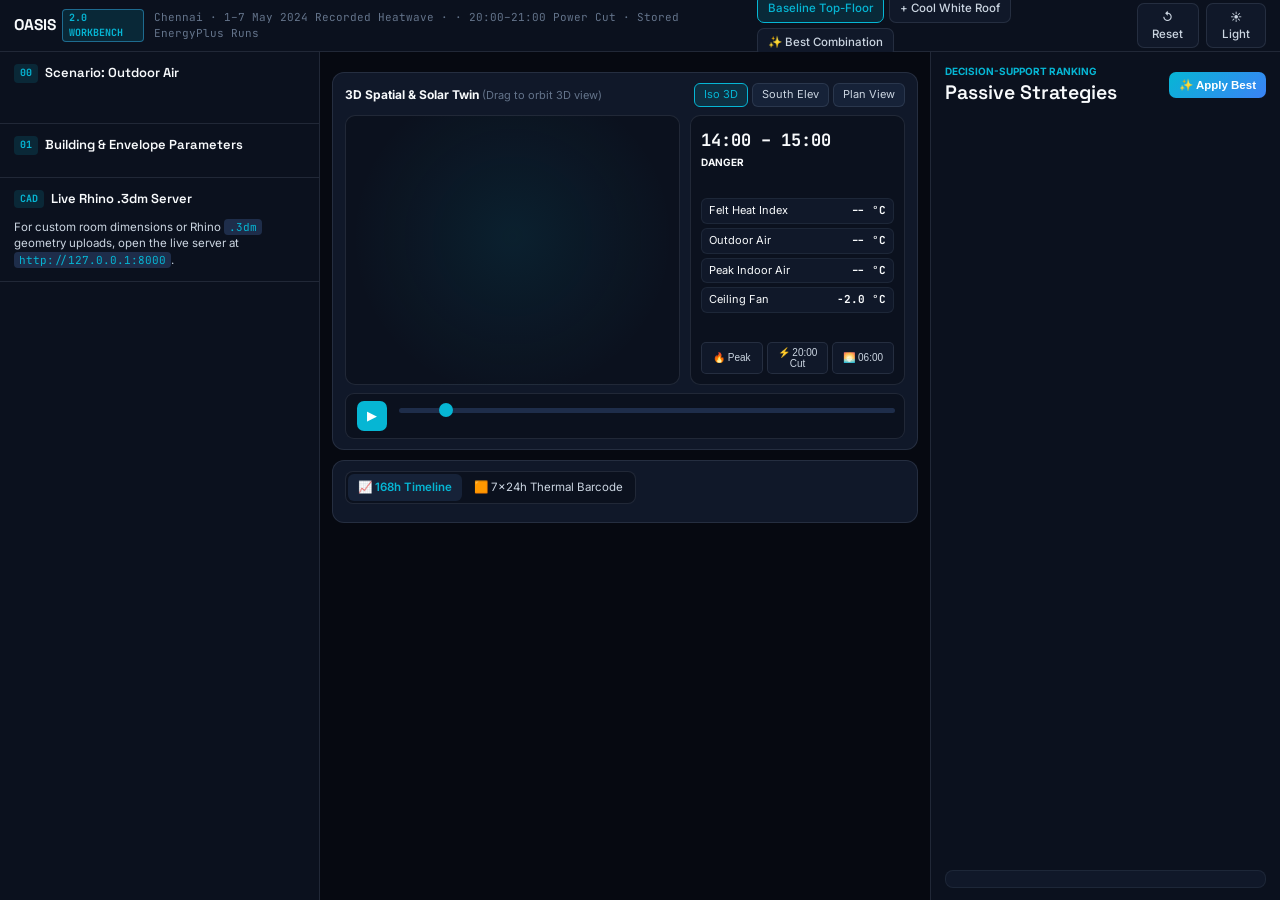
<file: tool/template.html>
<!doctype html>
<html lang="en" data-theme="dark">
<head>
  <meta charset="utf-8">
  <meta name="viewport" content="width=device-width, initial-scale=1">
  <title>OASIS 2.0 · Environmental & Thermal Simulation Workbench</title>
  <meta name="claude:viewport-fit-sides" content="cover">
  <link rel="preconnect" href="https://fonts.googleapis.com">
  <link rel="preconnect" href="https://fonts.gstatic.com" crossorigin>
  <link rel="stylesheet" href="https://fonts.googleapis.com/css2?family=Inter:wght@400;500;600;700&family=JetBrains+Mono:wght@400;500;600;700&family=Space+Grotesk:wght@500;600;700&display=swap">
  <style>
:root, :root[data-theme="dark"] {
  --bg-app: #060911; --bg-pane: #0b111e; --bg-card: #101829; --bg-card-2: #162238; --bg-card-3: #1e2d4a;
  --bg-glass: rgba(11, 17, 30, 0.88);
  --ink: #f8fafc; --ink-2: #cbd5e1; --muted: #64748b;
  --line: rgba(148, 163, 184, 0.10); --border: rgba(148, 163, 184, 0.16); --border-hi: rgba(56, 189, 248, 0.45); --axis: #475569;
  --accent: #06b6d4; --accent-2: #3b82f6; --accent-soft: rgba(6, 182, 212, 0.14); --accent-glow: rgba(6, 182, 212, 0.32);
  --safe: #10b981; --safe-soft: rgba(16, 185, 129, 0.15);
  --caution: #f59e0b; --caution-soft: rgba(245, 158, 11, 0.15);
  --danger: #ef4444; --danger-soft: rgba(239, 68, 68, 0.15); --danger-wash: rgba(239, 68, 68, 0.08);
  --extreme: #d946ef; --cut: #fbbf24; --cut-wash: rgba(251, 191, 36, 0.22);
  --sel: #06b6d4; --alt: #10b981;
  --font-display: "Space Grotesk", system-ui, sans-serif;
  --font-sans: "Inter", system-ui, sans-serif;
  --font-mono: "JetBrains Mono", monospace;
  color-scheme: dark;
}
:root[data-theme="light"] {
  --bg-app: #e9e8e2; --bg-pane: #f4f3ee; --bg-card: #ffffff; --bg-card-2: #f8f7f3; --bg-card-3: #eae8e1;
  --bg-glass: rgba(255, 255, 255, 0.90);
  --ink: #0f172a; --ink-2: #334155; --muted: #64748b;
  --line: rgba(15, 23, 42, 0.08); --border: rgba(15, 23, 42, 0.13); --border-hi: rgba(2, 132, 199, 0.45); --axis: #94a3b8;
  --accent: #0284c7; --accent-2: #2563eb; --accent-soft: rgba(2, 132, 199, 0.11); --accent-glow: rgba(2, 132, 199, 0.22);
  --safe: #059669; --safe-soft: rgba(5, 150, 105, 0.12);
  --caution: #d97706; --caution-soft: rgba(217, 119, 6, 0.13);
  --danger: #dc2626; --danger-soft: rgba(220, 38, 38, 0.12); --danger-wash: rgba(220, 38, 38, 0.06);
  --extreme: #c026d3; --cut: #d97706; --cut-wash: rgba(245, 158, 11, 0.24);
  --sel: #0284c7; --alt: #059669;
  color-scheme: light;
}
* { box-sizing: border-box; }
[hidden] { display: none !important; }
html, body { margin: 0; padding: 0; height: 100%; background: var(--bg-app); color: var(--ink); font-family: var(--font-sans); font-size: 13px; line-height: 1.45; }
h1, h2, h3, h4 { font-family: var(--font-display); margin: 0; font-weight: 600; }
p { margin: 0; }
code { font-family: var(--font-mono); font-size: 11px; background: var(--bg-card-3); padding: 1px 5px; border-radius: 4px; color: var(--accent); }
.workbench { display: flex; flex-direction: column; height: 100vh; width: 100vw; overflow: hidden; }
@media (max-width: 1180px) { .workbench { height: auto; min-height: 100vh; overflow: visible; } }
.cmd-bar { height: 52px; flex-shrink: 0; background: var(--bg-pane); border-bottom: 1px solid var(--border); padding: 0 14px; display: flex; align-items: center; justify-content: space-between; gap: 12px; }
.cmd-brand { display: flex; align-items: center; gap: 10px; }
.cmd-name { font-family: var(--font-display); font-size: 15.5px; font-weight: 700; display: flex; align-items: center; gap: 6px; }
.cmd-ver { font-family: var(--font-mono); font-size: 10px; background: var(--accent-soft); color: var(--accent); padding: 1px 6px; border-radius: 4px; border: 1px solid var(--border-hi); }
.cmd-sub { font-size: 11px; color: var(--muted); font-family: var(--font-mono); }
.cmd-presets { display: flex; align-items: center; gap: 5px; flex-wrap: wrap; }
.preset-chip, .cmd-btn { background: var(--bg-card); border: 1px solid var(--border); color: var(--ink-2); border-radius: 7px; padding: 5px 10px; font: inherit; font-size: 11.5px; font-weight: 500; cursor: pointer; }
.preset-chip.active, .preset-chip:hover, .cmd-btn:hover { background: var(--accent-soft); border-color: var(--accent); color: var(--accent); }
.cmd-right { display: flex; align-items: center; gap: 7px; }
.engine-pill { display: inline-flex; align-items: center; gap: 7px; padding: 4px 10px; border-radius: 999px; background: var(--bg-card); border: 1px solid var(--border); font-family: var(--font-mono); font-size: 11px; color: var(--ink-2); }
.engine-dot { width: 7px; height: 7px; border-radius: 50%; background: var(--safe); box-shadow: 0 0 8px var(--safe); }
.wb-body { flex: 1; min-height: 0; display: grid; grid-template-columns: 320px minmax(0, 1fr) 350px; background: var(--bg-app); }
@media (max-width: 1180px) { .wb-body { grid-template-columns: 1fr; } }
.pane-left { background: var(--bg-pane); border-right: 1px solid var(--border); overflow-y: auto; display: flex; flex-direction: column; }
.insp-section { padding: 12px 14px; border-bottom: 1px solid var(--border); display: flex; flex-direction: column; gap: 10px; }
.insp-head { display: flex; align-items: center; gap: 7px; }
.insp-head h3 { font-size: 13px; flex: 1; }
.insp-tag { font-family: var(--font-mono); font-size: 10px; font-weight: 700; color: var(--accent); background: var(--accent-soft); padding: 2px 6px; border-radius: 4px; }
.field-lbl { display: block; font-size: 11.5px; font-weight: 600; color: var(--ink-2); margin-bottom: 4px; }
.seg-grid { display: grid; gap: 5px; }
.seg-grid.two-col { grid-template-columns: repeat(2, minmax(0, 1fr)); }
.seg-grid.three-col { grid-template-columns: repeat(3, minmax(0, 1fr)); }
.seg-option { position: relative; cursor: pointer; }
.seg-option input { position: absolute; opacity: 0; width: 1px; height: 1px; }
.seg-card { display: flex; flex-direction: column; gap: 2px; padding: 6px 8px; border-radius: 7px; background: var(--bg-card); border: 1px solid var(--border); height: 100%; }
.seg-option input:checked + .seg-card { background: var(--accent-soft); border-color: var(--accent); box-shadow: inset 0 0 0 1px var(--accent); }
.seg-icon { font-size: 11.5px; font-weight: 600; color: var(--ink); }
.seg-option input:checked + .seg-card .seg-icon { color: var(--accent); }
.choices-stack { display: flex; flex-direction: column; gap: 10px; }
.choice-fieldset { border: 0; padding: 0; margin: 0; display: flex; flex-direction: column; gap: 4px; }
.choice-fieldset:disabled { opacity: 0.38; pointer-events: none; }
.hint-banner { font-size: 10.5px; color: var(--caution); background: var(--caution-soft); padding: 4px 7px; border-radius: 5px; }
.pane-center { display: flex; flex-direction: column; gap: 10px; padding: 10px 12px; overflow-y: auto; min-width: 0; }
.telemetry-ribbon { display: grid; grid-template-columns: repeat(4, minmax(0, 1fr)); gap: 10px; flex-shrink: 0; }
.kpi-card { background: var(--bg-card); border: 1px solid var(--border); border-radius: 10px; padding: 10px 12px; display: flex; flex-direction: column; justify-content: space-between; gap: 5px; position: relative; overflow: hidden; }
.kpi-card::before { content: ""; position: absolute; top: 0; left: 0; right: 0; height: 2.5px; background: var(--kpi-color, var(--accent)); }
.kpi-top { display: flex; justify-content: space-between; align-items: center; }
.kpi-label { font-size: 10.5px; font-weight: 700; text-transform: uppercase; color: var(--ink-2); }
.kpi-badge { font-family: var(--font-mono); font-size: 10px; font-weight: 600; padding: 1.5px 6px; border-radius: 999px; }
.kpi-badge.good { background: var(--safe-soft); color: var(--safe); }
.kpi-badge.warn { background: var(--caution-soft); color: var(--caution); }
.kpi-badge.bad  { background: var(--danger-soft); color: var(--danger); }
.kpi-main { display: flex; align-items: baseline; gap: 5px; }
.kpi-val { font-family: var(--font-display); font-size: 26px; font-weight: 700; line-height: 1; }
.kpi-unit { font-size: 11.5px; color: var(--muted); font-family: var(--font-mono); }
.kpi-meter { height: 6px; background: var(--danger-soft); border-radius: 999px; overflow: hidden; display: flex; }
.kpi-meter-fill { height: 100%; background: linear-gradient(90deg, var(--safe), var(--accent)); border-radius: 999px; }
.night-pills { display: grid; grid-template-columns: repeat(7, 1fr); gap: 3px; }
.night-pill { height: 15px; border-radius: 3px; font-family: var(--font-mono); font-size: 9.5px; font-weight: 700; display: flex; align-items: center; justify-content: center; cursor: pointer; }
.night-pill.safe { background: var(--safe-soft); color: var(--safe); }
.night-pill.danger { background: var(--danger-soft); color: var(--danger); }
.kpi-sub { font-size: 10.5px; color: var(--muted); display: flex; justify-content: space-between; }
.viewport-card, .analytics-dock { background: var(--bg-card); border: 1px solid var(--border); border-radius: 12px; padding: 10px 12px; display: flex; flex-direction: column; gap: 8px; }
.vp-Overlay-top { display: flex; justify-content: space-between; align-items: center; }
.vp-cam-bar { display: flex; gap: 4px; }
.cam-btn { background: var(--bg-card-2); border: 1px solid var(--border); color: var(--ink-2); border-radius: 6px; padding: 3px 9px; font: inherit; font-size: 11px; cursor: pointer; }
.cam-btn.active { background: var(--accent-soft); border-color: var(--accent); color: var(--accent); }
.vp-main-grid { display: grid; grid-template-columns: minmax(0, 1fr) 215px; gap: 10px; }
.vp-canvas-wrap { background: radial-gradient(circle at 50% 45%, rgba(6, 182, 212, 0.09), transparent 72%), var(--bg-pane); border: 1px solid var(--border); border-radius: 10px; position: relative; display: flex; align-items: center; justify-content: center; min-height: 270px; cursor: grab; user-select: none; overflow: hidden; }
#axon-svg { width: 100%; height: auto; max-height: 305px; display: block; }
.vp-hud { background: var(--bg-pane); border: 1px solid var(--border); border-radius: 10px; padding: 10px; display: flex; flex-direction: column; justify-content: space-between; gap: 8px; }
.hud-hour { font-family: var(--font-mono); font-size: 17px; font-weight: 700; margin: 2px 0; }
.hud-readouts { display: flex; flex-direction: column; gap: 4px; }
.hud-row { display: flex; justify-content: space-between; font-size: 11px; padding: 4px 7px; border-radius: 6px; background: var(--bg-card); border: 1px solid var(--line); }
.hud-row strong { font-family: var(--font-mono); }
.hud-jumps { display: flex; gap: 4px; }
.jump-pill { flex: 1; background: var(--bg-card); border: 1px solid var(--border); color: var(--ink-2); border-radius: 5px; padding: 4px; font-size: 10px; cursor: pointer; }
.time-machine-bar { display: flex; align-items: center; gap: 10px; background: var(--bg-pane); border: 1px solid var(--border); border-radius: 9px; padding: 7px 11px; }
.tm-play { width: 30px; height: 30px; border-radius: 7px; border: 0; background: var(--accent); color: #fff; cursor: pointer; }
.tm-track-col { flex: 1; display: flex; flex-direction: column; gap: 3px; }
input[type="range"] { -webkit-appearance: none; appearance: none; width: 100%; height: 5px; background: var(--bg-card-3); border-radius: 999px; cursor: pointer; }
input[type="range"]::-webkit-slider-thumb { -webkit-appearance: none; width: 14px; height: 14px; border-radius: 50%; background: var(--accent); cursor: pointer; }
.tm-barcode { display: grid; grid-template-columns: repeat(168, 1fr); height: 5px; border-radius: 3px; overflow: hidden; }
.tm-days { display: flex; justify-content: space-between; font-family: var(--font-mono); font-size: 10px; color: var(--muted); }
.dock-tabs-bar { display: flex; justify-content: space-between; align-items: center; gap: 8px; }
.view-tabs { display: flex; background: var(--bg-pane); border: 1px solid var(--border); border-radius: 8px; padding: 2px; gap: 2px; }
.tab-btn { border: 0; background: transparent; color: var(--ink-2); font: inherit; font-size: 11.5px; padding: 5px 10px; border-radius: 6px; cursor: pointer; }
.tab-btn.active { background: var(--bg-card-2); color: var(--accent); font-weight: 600; }
.legend { display: flex; gap: 12px; font-size: 11px; color: var(--ink-2); }
.legend span { display: inline-flex; align-items: center; gap: 5px; }
.legend i { display: inline-block; width: 15px; height: 0; border-top: 2.5px solid var(--alt); }
.legend i.s { border-color: var(--sel); }
.legend i.d { border-top: 2px dashed var(--danger); }
.legend i.c { height: 10px; width: 8px; border: 0; background: var(--cut-wash); }
#chart { position: relative; width: 100%; }
#chart svg { display: block; width: 100%; height: auto; }
#chart text { font-family: var(--font-mono); font-size: 10.5px; fill: var(--muted); }
#tip { position: absolute; top: 8px; pointer-events: none; background: var(--bg-glass); border: 1px solid var(--border-hi); border-radius: 8px; padding: 8px 10px; font-size: 11.5px; min-width: 205px; z-index: 10; }
.carpet-grid { display: grid; grid-template-columns: 62px repeat(24, minmax(19px, 1fr)); gap: 2.5px; align-items: center; }
.carpet-hdr { font-family: var(--font-mono); font-size: 9.5px; color: var(--muted); text-align: center; }
.carpet-day { font-family: var(--font-mono); font-size: 10.5px; font-weight: 600; color: var(--ink-2); }
.carpet-cell { height: 24px; border-radius: 4px; display: flex; align-items: center; justify-content: center; font-family: var(--font-mono); font-size: 9.5px; font-weight: 600; color: #fff; cursor: pointer; }
.pane-right { background: var(--bg-pane); border-left: 1px solid var(--border); padding: 12px 14px; display: flex; flex-direction: column; gap: 10px; overflow-y: auto; }
.right-head { display: flex; justify-content: space-between; align-items: center; }
.eyebrow-accent { display: block; font-size: 10px; font-weight: 700; text-transform: uppercase; color: var(--accent); }
.btn-optimize { background: linear-gradient(135deg, var(--accent), var(--accent-2)); color: #fff; border: 0; border-radius: 7px; padding: 6px 10px; font-size: 11.5px; font-weight: 600; cursor: pointer; }
.interv-scroll { display: flex; flex-direction: column; gap: 8px; flex: 1; }
.interv-card { background: var(--bg-card); border: 1px solid var(--border); border-radius: 9px; padding: 10px 11px; display: flex; flex-direction: column; gap: 6px; }
.interv-row-1 { display: flex; justify-content: space-between; align-items: center; }
.interv-gain { font-family: var(--font-display); font-size: 18px; font-weight: 700; color: var(--safe); }
.interv-bar-track { height: 5px; background: var(--bg-card-3); border-radius: 999px; overflow: hidden; }
.interv-bar-fill { height: 100%; background: linear-gradient(90deg, var(--safe), var(--accent)); }
.btn-apply { background: var(--accent-soft); border: 1px solid var(--accent); color: var(--accent); border-radius: 6px; padding: 4px 10px; font-size: 11.5px; font-weight: 600; cursor: pointer; }
.validation-mini { background: var(--bg-card); border: 1px solid var(--line); border-radius: 8px; padding: 8px 10px; font-size: 11px; color: var(--muted); }
  </style>
</head>
<body>
<div class="workbench">
  <header class="cmd-bar">
    <div class="cmd-brand">
      <div class="cmd-name">OASIS <span class="cmd-ver">2.0 WORKBENCH</span></div>
      <div class="cmd-sub">Chennai · 1–7 May 2024 Recorded Heatwave · <span id="sub-weather"></span> · 20:00–21:00 Power Cut · <span id="nruns"></span> Stored EnergyPlus Runs</div>
    </div>
    <div class="cmd-presets">
      <button type="button" class="preset-chip active" id="preset-base">Baseline Top-Floor</button>
      <button type="button" class="preset-chip" id="preset-cool">+ Cool White Roof</button>
      <button type="button" class="preset-chip" id="preset-best">✨ Best Combination</button>
    </div>
    <div class="cmd-right">
      <button type="button" class="cmd-btn" id="reset">↺ Reset</button>
      <button type="button" class="cmd-btn" id="theme-toggle"><span id="theme-icon">☀</span> <span id="theme-label">Light</span></button>
    </div>
  </header>

  <div class="wb-body">
    <aside class="pane-left">
      <div class="insp-section">
        <div class="insp-head"><span class="insp-tag">00</span><h3>Scenario: Outdoor Air</h3></div>
        <form id="weather" class="choices-stack" autocomplete="off"></form>
        <p id="weather-note" style="font-size:11.5px;color:var(--ink-2);margin-top:8px;line-height:1.45"></p>
      </div>
      <div class="insp-section">
        <div class="insp-head"><span class="insp-tag">01</span><h3>Building &amp; Envelope Parameters</h3></div>
        <form id="inputs" class="choices-stack" autocomplete="off"></form>
      </div>
      <div class="insp-section">
        <div class="insp-head"><span class="insp-tag">CAD</span><h3>Live Rhino .3dm Server</h3></div>
        <p style="font-size:11.5px;color:var(--ink-2)">For custom room dimensions or Rhino <code>.3dm</code> geometry uploads, open the live server at <code>http://127.0.0.1:8000</code>.</p>
      </div>
    </aside>

    <main class="pane-center">
      <section class="telemetry-ribbon" id="figs" aria-live="polite"></section>

      <section class="viewport-card">
        <div class="vp-Overlay-top">
          <div style="font-size:12px"><b>3D Spatial &amp; Solar Twin</b> <span style="color:var(--muted);font-size:11px">(Drag to orbit 3D view)</span></div>
          <div class="vp-cam-bar">
            <button type="button" class="cam-btn active" data-cam="iso">Iso 3D</button>
            <button type="button" class="cam-btn" data-cam="south">South Elev</button>
            <button type="button" class="cam-btn" data-cam="top">Plan View</button>
          </div>
        </div>
        <div class="vp-main-grid">
          <div class="vp-canvas-wrap" id="axon-stage">
            <svg id="axon-svg" viewBox="0 0 720 350"></svg>
          </div>
          <div class="vp-hud">
            <div>
              <div style="font-size:10.5px;color:var(--muted)" id="hud-day"></div>
              <div class="hud-hour" id="hud-time">14:00 – 15:00</div>
              <div id="hud-band" style="font-size:10px;font-weight:700">DANGER</div>
            </div>
            <div class="hud-readouts">
              <div class="hud-row"><span>Felt Heat Index</span><strong id="hud-hi">-- °C</strong></div>
              <div class="hud-row"><span>Outdoor Air</span><strong id="hud-tout">-- °C</strong></div>
              <div class="hud-row"><span>Peak Indoor Air</span><strong id="hud-tin">-- °C</strong></div>
              <div class="hud-row"><span>Ceiling Fan</span><strong id="hud-fan">-2.0 °C</strong></div>
            </div>
            <div class="hud-jumps">
              <button type="button" class="jump-pill" id="jump-peak">🔥 Peak</button>
              <button type="button" class="jump-pill" id="jump-cut">⚡ 20:00 Cut</button>
              <button type="button" class="jump-pill" id="jump-cool">🌅 06:00</button>
            </div>
          </div>
        </div>
        <div class="time-machine-bar">
          <button type="button" class="tm-play" id="play-btn"><span id="play-icon">▶</span></button>
          <div class="tm-track-col">
            <input type="range" id="hour-scrubber" min="0" max="167" value="14">
            <div class="tm-barcode" id="tm-barcode"></div>
            <div class="tm-days" id="tm-days"></div>
          </div>
        </div>
      </section>

      <section class="analytics-dock">
        <div class="dock-tabs-bar">
          <div class="view-tabs">
            <button type="button" class="tab-btn active" data-view="timeline">📈 168h Timeline</button>
            <button type="button" class="tab-btn" data-view="heatmap">🟧 7×24h Thermal Barcode</button>
          </div>
          <div class="legend" id="legend"></div>
        </div>
        <div id="view-timeline"><div id="chart"><div id="tip" hidden></div></div></div>
        <div id="view-heatmap" hidden><div id="heatmap-container"></div></div>
      </section>
    </main>

    <aside class="pane-right">
      <div class="right-head">
        <div><span class="eyebrow-accent">Decision-Support Ranking</span><h2>Passive Strategies</h2></div>
        <button type="button" class="btn-optimize" id="apply-best-top">✨ Apply Best</button>
      </div>
      <div class="interv-scroll" id="changes"></div>
      <div class="validation-mini">
        <div id="sweeptxt"></div>
        <div id="surtxt"></div>
      </div>
    </aside>
  </div>
</div>

<script>
const D = __DATA__;
const LIMIT = 41, HOURS = 168, FIRST_DAY = D.first_day, CUT = D.cut_hour;
const ROOF_ONLY = ["roof", "roof_solar_absorptance"];
const SITE = ["floor", "occupants"];
const UI = {
  floor: { label: "Floor level", opts: { top: "Top floor", middle: "Middle floor" } },
  occupants: { label: "People living there", opts: { 2: "2 people", 4: "4 people", 6: "6 people" } },
  orientation_deg: { label: "Windows face", opts: { 0: "North & South", 90: "East & West" } },
  wall: { label: "Walls", opts: { brick_230: "230 mm brick", brick_115: "115 mm brick", aac_200: "200 mm AAC" } },
  roof: { label: "Roof build-up", opts: { rcc_150: "Bare concrete", rcc_150_insul_50: "Slab + 50mm EPS" } },
  roof_solar_absorptance: { label: "Roof colour", opts: { 0.7: "Grey (0.7)", 0.4: "Light (0.4)", 0.2: "White (0.2)" } },
  wwr: { label: "Window WWR", opts: { 0.1: "10 %", 0.15: "15 %", 0.25: "25 %" } },
  shading_depth_m: { label: "Window overhang", opts: { 0: "None", 0.6: "0.6 m chajja" } },
  night_vent: { label: "Windows at night", opts: { false: "Shut 22–06h", true: "Open 24h" } },
};
const ORDER = ["floor", "occupants", "orientation_deg", "wall", "roof", "roof_solar_absorptance", "wwr", "shading_depth_m", "night_vent"];
const KEYS = Object.keys(D.levels);
const optLabel = (k, i) => UI[k].opts[String(D.levels[k][i])];
const $ = id => document.getElementById(id);
const esc = s => String(s).replace(/[&<>"]/g, c => ({ "&": "&amp;", "<": "&lt;", ">": "&gt;", '"': "&quot;" }[c]));

const DEFAULT = Object.fromEntries(KEYS.map(k => [k, D.levels[k].indexOf(D.baseline[k])]));
let state = { ...DEFAULT };
let weather = D.default_weather;      // which outdoor air (one stored sweep per case)
let currentHour = 14, playTimer = null, activeView = "timeline";
let camYaw = 38, camPitch = 26, isDragging = false, dragStart = { x: 0, y: 0, yaw: 38, pitch: 26 };

function hiColor(hi) {
  if (hi < 32) return "#10b981";
  if (hi < 37) return "#06b6d4";
  if (hi < 41) return "#f59e0b";
  if (hi < 45) return "#ef4444";
  return "#d946ef";
}
const isMiddle = s => D.levels.floor[s.floor] === "middle";
const keyOf = s => KEYS.map(k => (isMiddle(s) && ROOF_ONLY.includes(k)) ? 0 : s[k]).join("");
const run = s => { const r = D.cases[weather].runs[keyOf(s)]; return { safe: r[0], cut: r[1], peak: r[2], deg: r[3], mean: r[4], max: r[5] }; };
const hiCache = {};
function hiOf(s) {
  const key = keyOf(s), id = weather + key;
  if (!hiCache[id]) {
    const b = atob(D.cases[weather].hi[key]);
    const a = new Array(HOURS);
    for (let i = 0; i < HOURS; i++) a[i] = (b.charCodeAt(2 * i) | (b.charCodeAt(2 * i + 1) << 8)) / 10;
    hiCache[id] = a;
  }
  return hiCache[id];
}
const designKeys = s => KEYS.filter(k => !SITE.includes(k) && !(isMiddle(s) && ROOF_ONLY.includes(k)));
function singleChanges(s) {
  const cur = run(s), out = [];
  designKeys(s).forEach(k => D.levels[k].forEach((_, i) => {
    if (i === s[k]) return;
    const r = run({ ...s, [k]: i });
    out.push({ k, i, r, gain: r.safe - cur.safe, dDeg: r.deg - cur.deg, dPeak: r.peak - cur.peak });
  }));
  return out.sort((a, b) => b.gain - a.gain || a.dDeg - b.dDeg);
}
function bestCombo(s) {
  const ks = designKeys(s); let best = null;
  (function walk(n, cand) {
    if (n === ks.length) {
      const r = run(cand);
      if (!best || r.safe > best.r.safe || (r.safe === best.r.safe && r.deg < best.r.deg)) best = { s: { ...cand }, r };
      return;
    }
    D.levels[ks[n]].forEach((_, i) => walk(n + 1, { ...cand, [ks[n]]: i }));
  })(0, { ...s });
  return best;
}

// Best package of exactly n changes (every combination is in the sweep): {s, r, parts}
function bestPackage(s, n) {
  const ks = designKeys(s), cur = run(s); let best = null;
  (function pick(start, cand, parts) {
    if (parts.length === n) {
      const r = run(cand);
      if (!best || r.safe > best.r.safe || (r.safe === best.r.safe && r.deg < best.r.deg)) best = { s: { ...cand }, r, parts: [...parts] };
      return;
    }
    for (let a = start; a < ks.length; a++) D.levels[ks[a]].forEach((_, i) => {
      if (i !== s[ks[a]]) pick(a + 1, { ...cand, [ks[a]]: i }, [...parts, [ks[a], i]]);
    });
  })(0, { ...s }, []);
  return best && best.r.safe > cur.safe ? { ...best, gain: best.r.safe - cur.safe } : null;
}
// Heat dose (Chen et al. 2024): felt heat above 27 C, summed over the week
const doseOf = arr => Math.round(arr.reduce((t, v) => t + Math.max(0, v - 27), 0));

function buildInputs() {
  $("inputs").innerHTML = ORDER.map(k => {
    const cols = D.levels[k].length === 3 ? "three-col" : "two-col";
    return `<fieldset id="fs-${k}" class="choice-fieldset"><span class="field-lbl">${esc(UI[k].label)}</span><div class="seg-grid ${cols}">` +
      D.levels[k].map((_, i) => `<label class="seg-option"><input type="radio" name="${k}" id="in-${k}-${i}" value="${i}"><span class="seg-card"><span class="seg-icon">${esc(optLabel(k, i))}</span></span></label>`).join("") +
      `</div>${ROOF_ONLY.includes(k) ? `<span class="hint-banner" id="hint-${k}" hidden>Middle floor: adiabatic ceiling.</span>` : ""}</fieldset>`;
  }).join("");
  $("inputs").addEventListener("change", e => { if (e.target.name in state) { state[e.target.name] = +e.target.value; update(); } });
}
function buildWeather() {
  const cols = D.weathers.length === 3 ? "three-col" : "two-col";
  $("weather").innerHTML = `<fieldset class="choice-fieldset"><div class="seg-grid ${cols}">` + D.weathers.map(w =>
    `<label class="seg-option"><input type="radio" name="weather" value="${w.key}"${w.key === weather ? " checked" : ""}><span class="seg-card"><span class="seg-icon">${esc(w.label)}</span></span></label>`).join("") + `</div></fieldset>`;
  $("weather").hidden = D.weathers.length < 2;
  $("weather").addEventListener("change", e => { weather = e.target.value; update(); });
  $("tm-days").innerHTML = Array.from({ length: 7 }, (_, d) => `<span>${FIRST_DAY + d} May</span>`).join("");
}
function syncInputs() {
  const w = D.weathers.find(x => x.key === weather);
  $("weather-note").innerHTML = `<b>${esc(w.source)}.</b> ${esc(w.note)}`;
  $("sub-weather").textContent = `${w.label} Air`;
  KEYS.forEach(k => { $(`in-${k}-${state[k]}`).checked = true; });
  ROOF_ONLY.forEach(k => { $(`fs-${k}`).disabled = isMiddle(state); $(`hint-${k}`).hidden = !isMiddle(state); });
}

let shown = [], packs = [];
function update() {
  syncInputs();
  const r = run(state), changes = singleChanges(state), hiArr = hiOf(state);
  const pctSafe = Math.round(r.safe / HOURS * 100);
  let nightPills = `<div class="night-pills">`;
  for (let d = 0; d < 7; d++) {
    const hIdx = d * 24 + CUT;
    nightPills += `<div class="night-pill ${hiArr[hIdx] >= LIMIT ? "danger" : "safe"}" data-jump="${hIdx}">${FIRST_DAY + d}</div>`;
  }
  nightPills += `</div>`;

  $("figs").innerHTML = `
    <div class="kpi-card" style="--kpi-color:var(--safe)">
      <div class="kpi-top"><span class="kpi-label">Safe Hours</span><span class="kpi-badge good">${pctSafe}%</span></div>
      <div class="kpi-main"><span class="kpi-val">${r.safe}</span><span class="kpi-unit">/ ${HOURS} h</span></div>
      <div class="kpi-meter"><div class="kpi-meter-fill" style="width:${pctSafe}%"></div></div>
      <div class="kpi-sub"><span>${HOURS - r.safe}h danger</span></div>
    </div>
    <div class="kpi-card" style="--kpi-color:var(--cut)">
      <div class="kpi-top"><span class="kpi-label">Power-Cut Danger</span><span class="kpi-badge warn">${7 - r.cut}/7 safe</span></div>
      <div class="kpi-main"><span class="kpi-val">${r.cut}</span><span class="kpi-unit">/ 7 cuts</span></div>
      ${nightPills}
      <div class="kpi-sub"><span>20:00–21:00 cut</span></div>
    </div>
    <div class="kpi-card" style="--kpi-color:var(--danger)">
      <div class="kpi-top"><span class="kpi-label">Peak Heat Index</span><span class="kpi-badge bad">Max</span></div>
      <div class="kpi-main"><span class="kpi-val">${r.peak.toFixed(1)}</span><span class="kpi-unit">°C</span></div>
      <div class="kpi-sub"><span>Air peak: ${r.max.toFixed(1)}°C</span></div>
    </div>
    <div class="kpi-card" style="--kpi-color:var(--extreme)">
      <div class="kpi-top"><span class="kpi-label">Overheating</span><span class="kpi-badge warn">Severity</span></div>
      <div class="kpi-main"><span class="kpi-val">${r.deg.toFixed(0)}</span><span class="kpi-unit">°C·h</span></div>
      <div class="kpi-sub"><span>Above 41 °C · dose ${doseOf(hiArr).toLocaleString("en-GB")} °C·h above 27 °C</span></div>
    </div>`;

  $("tm-barcode").innerHTML = hiArr.map(v => `<span style="background:${hiColor(v)}"></span>`).join("");

  const seen = new Set(), perParam = changes.filter(c => !seen.has(c.k) && seen.add(c.k));
  const top = perParam.filter(c => c.gain > 0).slice(0, 5);
  const best = bestCombo(state);
  $("apply-best-top").onclick = () => { state = { ...best.s }; update(); };

  $("changes").innerHTML = top.length ? top.map((c, n) => `
    <div class="interv-card">
      <div class="interv-row-1"><b>#${n + 1} ${esc(UI[c.k].label)}: ${esc(optLabel(c.k, c.i))}</b><span class="interv-gain">+${c.gain}h</span></div>
      <div style="font-size:11px;color:var(--muted)">Reaches ${c.r.safe}/168h · Peak ${c.dPeak > 0 ? "+" : "−"}${Math.abs(c.dPeak).toFixed(1)}°C</div>
      <div class="interv-bar-track"><div class="interv-bar-fill" style="width:${Math.min(100, c.gain * 1.5)}%"></div></div>
      <button type="button" class="btn-apply" data-k="${c.k}" data-i="${c.i}">Apply Change</button>
    </div>`).join("") : `<div class="interv-card"><b style="color:var(--safe)">✨ Optimal Combination Active (${r.safe}h)</b></div>`;

  // Packages: the best two and the best three changes together (looked up, not added up)
  const single = top.length ? top[0].gain : 0;
  packs = [2, 3].map(n => bestPackage(state, n)).filter(p => p && p.gain > single);
  $("changes").insertAdjacentHTML("beforeend", packs.map((p, n) => `
    <div class="interv-card">
      <div class="interv-row-1"><b>Package of ${p.parts.length}: ${p.parts.map(([k, i]) => esc(optLabel(k, i))).join(" + ")}</b><span class="interv-gain">+${p.gain}h</span></div>
      <div style="font-size:11px;color:var(--muted)">Reaches ${p.r.safe}/168h · simulated together · dose ${doseOf(hiOf(p.s)).toLocaleString("en-GB")} °C·h</div>
      <div class="interv-bar-track"><div class="interv-bar-fill" style="width:${Math.min(100, p.gain * 1.5)}%"></div></div>
      <button type="button" class="btn-apply" data-pack="${n}">Apply Package</button>
    </div>`).join(""));

  shown = [];
  if (top.length) shown.push({ id: "alt", arr: hiOf({ ...state, [top[0].k]: top[0].i }), color: "--alt", name: `+ ${optLabel(top[0].k, top[0].i)}`, short: "Top change" });
  shown.push({ id: "you", arr: hiArr, color: "--sel", name: "Your design", short: "Your design" });
  $("legend").innerHTML = `<span><i class="s"></i>Your design</span>` + (top.length ? `<span><i></i>${esc(shown[0].name)}</span>` : "") + `<span><i class="d"></i>41°C Limit</span>`;

  updateAxonAndHud();
  if (activeView === "timeline") drawChart(); else drawHeatmap();
}

function updateAxonAndHud() {
  const hiArr = hiOf(state), r = run(state);
  const h = currentHour % 24, dayIdx = Math.floor(currentHour / 24);
  const pad = n => String(n).padStart(2, "0");
  const hi = hiArr[currentHour], tout = D.cases[weather].t_out[currentHour], isCut = h === CUT;
  $("hud-day").textContent = `${FIRST_DAY + dayIdx} May · Day ${dayIdx + 1}`;
  $("hud-time").textContent = `${pad(h)}:00 – ${pad(h + 1)}:00`;
  $("hud-band").textContent = isCut ? "⚡ POWER CUT · FAN OFF" : (hi >= 41 ? "DANGER (≥ 41°C)" : "SAFE (< 41°C)");
  $("hud-band").style.color = isCut ? "#fbbf24" : hiColor(hi);
  $("hud-hi").textContent = `${hi.toFixed(1)} °C`;
  $("hud-hi").style.color = hiColor(hi);
  $("hud-tout").textContent = `${tout.toFixed(1)} °C`;
  $("hud-tin").textContent = `${r.max.toFixed(1)} °C peak`;
  $("hud-fan").textContent = isCut ? "OFF (Cut)" : "ON (−2.0°C)";

  const cx = 360, cy = 225, lx = 150, wy = 125, hz = 85;
  const yawRad = camYaw * Math.PI / 180, pitchRad = camPitch * Math.PI / 180;
  const cosY = Math.cos(yawRad), sinY = Math.sin(yawRad), cosP = Math.cos(pitchRad), sinP = Math.sin(pitchRad);
  const proj = (x, y, z) => [cx + (x * cosY - y * sinY), cy + (x * sinY + y * cosY) * sinP - z * cosP];
  const pts = arr => arr.map(([x, y, z]) => proj(x, y, z).map(v => v.toFixed(1)).join(",")).join(" ");
  const x0 = -lx/2, x1 = lx/2, y0 = -wy/2, y1 = wy/2, z0 = 0, z1 = hz, zr0 = z1 + 36, zr1 = zr0 + 9;
  const glow = hiColor(hi);
  const roofAbs = D.levels.roof_solar_absorptance[state.roof_solar_absorptance];
  const roofTopCol = roofAbs <= 0.2 ? "#f8fafc" : roofAbs <= 0.4 ? "#a8a29e" : "#57534e";

  let s = `<polygon points="${pts([[x0,y0,z0],[x0,y1,z0],[x0,y1,z1],[x0,y0,z1]])}" fill="#92400e" fill-opacity="0.75" stroke="#f59e0b"/>`;
  s += `<polygon points="${pts([[x0,y0,z0],[x1,y0,z0],[x1,y0,z1],[x0,y0,z1]])}" fill="#b45309" fill-opacity="0.80" stroke="#f59e0b"/>`;
  s += `<polygon points="${pts([[x0,y0,z0],[x1,y0,z0],[x1,y1,z0],[x0,y1,z0]])}" fill="${glow}" fill-opacity="0.45" stroke="${glow}" stroke-width="2"/>`;
  s += `<polygon points="${pts([[x0,y1,z0],[x1,y1,z0],[x1,y1,z1],[x0,y1,z1]])}" fill="#b45309" fill-opacity="0.24" stroke="#f59e0b"/>`;
  s += `<polygon points="${pts([[x1,y0,z0],[x1,y1,z0],[x1,y1,z1],[x1,y0,z1]])}" fill="#92400e" fill-opacity="0.20" stroke="#f59e0b"/>`;
  if (!isMiddle(state)) {
    s += `<polygon points="${pts([[x0,y0,zr1],[x1,y0,zr1],[x1,y1,zr1],[x0,y1,zr1]])}" fill="${roofTopCol}" stroke="#94a3b8"/>`;
  }
  $("axon-svg").innerHTML = s;
}

let geo = null;
function drawChart() {
  const el = $("chart"), W = Math.max(280, el.clientWidth), H = 220;
  const m = { t: 12, r: 80, b: 24, l: 34 }, pw = W - m.l - m.r, ph = H - m.t - m.b;
  const y0 = Math.floor(D.ymin / 5) * 5, y1 = Math.ceil(D.ymax / 5) * 5;
  const x = h => m.l + h / HOURS * pw, y = v => m.t + (y1 - v) / (y1 - y0) * ph;
  geo = { m, pw, x, y, W };
  let s = `<svg viewBox="0 0 ${W} ${H}" width="${W}" height="${H}">`;
  s += `<rect x="${m.l}" y="${m.t}" width="${pw}" height="${y(LIMIT) - m.t}" fill="var(--danger-wash)"/>`;
  for (let v = y0; v <= y1; v += 5) {
    s += `<line x1="${m.l}" x2="${m.l + pw}" y1="${y(v)}" y2="${y(v)}" stroke="var(--line)"/>`;
    s += `<text x="${m.l - 6}" y="${y(v) + 4}" text-anchor="end">${v}</text>`;
  }
  for (let d = 0; d < 7; d++) {
    const cx = x(d * 24 + CUT), cw = Math.max(2, x(d * 24 + CUT + 1) - cx);
    s += `<rect x="${cx}" y="${m.t}" width="${cw}" height="${ph}" fill="var(--cut-wash)"/>`;
    s += `<text x="${x(d * 24 + 12)}" y="${H - 6}" text-anchor="middle">${FIRST_DAY + d} May</text>`;
  }
  s += `<line x1="${m.l}" x2="${m.l + pw}" y1="${y(LIMIT)}" y2="${y(LIMIT)}" stroke="var(--danger)" stroke-width="1.5" stroke-dasharray="5 4"/>`;
  const path = a => a.map((v, i) => `${i ? "L" : "M"}${x(i + .5).toFixed(1)},${y(v).toFixed(1)}`).join("");
  shown.forEach(d => { s += `<path d="${path(d.arr)}" fill="none" stroke="var(${d.color})" stroke-width="2.2"/>`; });
  s += `</svg>`;
  el.querySelector("svg")?.remove();
  el.insertAdjacentHTML("afterbegin", s);
}

function drawHeatmap() {
  const hiArr = hiOf(state);
  let html = `<div class="carpet-grid"><div class="carpet-hdr">Day\\Hr</div>`;
  for (let h = 0; h < 24; h++) html += `<div class="carpet-hdr">${String(h).padStart(2, "0")}</div>`;
  for (let d = 0; d < 7; d++) {
    html += `<div class="carpet-day">${FIRST_DAY + d} May</div>`;
    for (let h = 0; h < 24; h++) {
      const v = hiArr[d * 24 + h];
      html += `<div class="carpet-cell" style="background:${hiColor(v)}">${v.toFixed(0)}</div>`;
    }
  }
  html += `</div>`;
  $("heatmap-container").innerHTML = html;
}

const stage = $("axon-stage");
stage.addEventListener("pointerdown", e => { isDragging = true; dragStart = { x: e.clientX, y: e.clientY, yaw: camYaw, pitch: camPitch }; stage.setPointerCapture(e.pointerId); });
stage.addEventListener("pointermove", e => { if (!isDragging) return; camYaw = (dragStart.yaw + (e.clientX - dragStart.x) * 0.45) % 360; camPitch = Math.max(5, Math.min(82, dragStart.pitch + (e.clientY - dragStart.y) * 0.35)); updateAxonAndHud(); });
stage.addEventListener("pointerup", () => { isDragging = false; });
document.querySelectorAll("[data-cam]").forEach(btn => {
  btn.addEventListener("click", () => {
    document.querySelectorAll("[data-cam]").forEach(b => b.classList.remove("active"));
    btn.classList.add("active");
    if (btn.dataset.cam === "iso") { camYaw = 38; camPitch = 26; }
    else if (btn.dataset.cam === "south") { camYaw = 0; camPitch = 8; }
    else if (btn.dataset.cam === "top") { camYaw = 0; camPitch = 78; }
    updateAxonAndHud();
  });
});

$("changes").addEventListener("click", e => {
  const p = e.target.closest("[data-pack]"), b = e.target.closest("[data-k]");
  if (p) { state = { ...packs[+p.dataset.pack].s }; update(); }
  else if (b) { state[b.dataset.k] = +b.dataset.i; update(); }
});
$("reset").addEventListener("click", () => { state = { ...DEFAULT }; update(); });
$("preset-base").addEventListener("click", () => { state = { ...DEFAULT }; update(); });
$("preset-cool").addEventListener("click", () => { state = { ...DEFAULT, roof_solar_absorptance: 2 }; update(); });
$("preset-best").addEventListener("click", () => { state = { ...bestCombo(state).s }; update(); });
$("theme-toggle").addEventListener("click", () => {
  const html = document.documentElement;
  const next = html.getAttribute("data-theme") === "light" ? "dark" : "light";
  html.setAttribute("data-theme", next);
});
$("hour-scrubber").addEventListener("input", e => { currentHour = +e.target.value; updateAxonAndHud(); });
$("play-btn").addEventListener("click", () => {
  if (playTimer) { clearInterval(playTimer); playTimer = null; $("play-icon").textContent = "▶"; }
  else { $("play-icon").textContent = "⏸"; playTimer = setInterval(() => { currentHour = (currentHour + 1) % HOURS; $("hour-scrubber").value = currentHour; updateAxonAndHud(); }, 110); }
});
$("jump-peak").addEventListener("click", () => {
  const arr = hiOf(state); let m = 0; arr.forEach((v, i) => { if (v > arr[m]) m = i; });
  currentHour = m; $("hour-scrubber").value = m; updateAxonAndHud();
});
$("jump-cut").addEventListener("click", () => { currentHour = Math.floor(currentHour / 24) * 24 + CUT; $("hour-scrubber").value = currentHour; updateAxonAndHud(); });
$("jump-cool").addEventListener("click", () => { currentHour = Math.floor(currentHour / 24) * 24 + 6; $("hour-scrubber").value = currentHour; updateAxonAndHud(); });
document.querySelectorAll("[data-view]").forEach(btn => {
  btn.addEventListener("click", () => {
    document.querySelectorAll("[data-view]").forEach(b => b.classList.remove("active"));
    btn.classList.add("active");
    activeView = btn.dataset.view;
    $("view-timeline").hidden = activeView !== "timeline";
    $("view-heatmap").hidden = activeView !== "heatmap";
    if (activeView === "timeline") drawChart(); else drawHeatmap();
  });
});

$("nruns").textContent = D.n.toLocaleString("en-GB");
$("sweeptxt").textContent = `${D.n.toLocaleString("en-GB")} EnergyPlus 26.2 runs embedded for each of ${D.weathers.length} outdoor-air cases.`;
$("surtxt").textContent = `XGBoost R² = ${D.surrogate.r2} (MAE ${D.surrogate.mae_hours.toFixed(1)}h)${D.surrogate.by_source ? `, ${D.surrogate.weathers.length} air cases, random rooms ±${D.surrogate.by_source["random rooms"]?.mae_hours ?? "–"}h` : ", airport air"}.`;
buildWeather();
buildInputs();
update();
</script>
</body>
</html>
</file>
